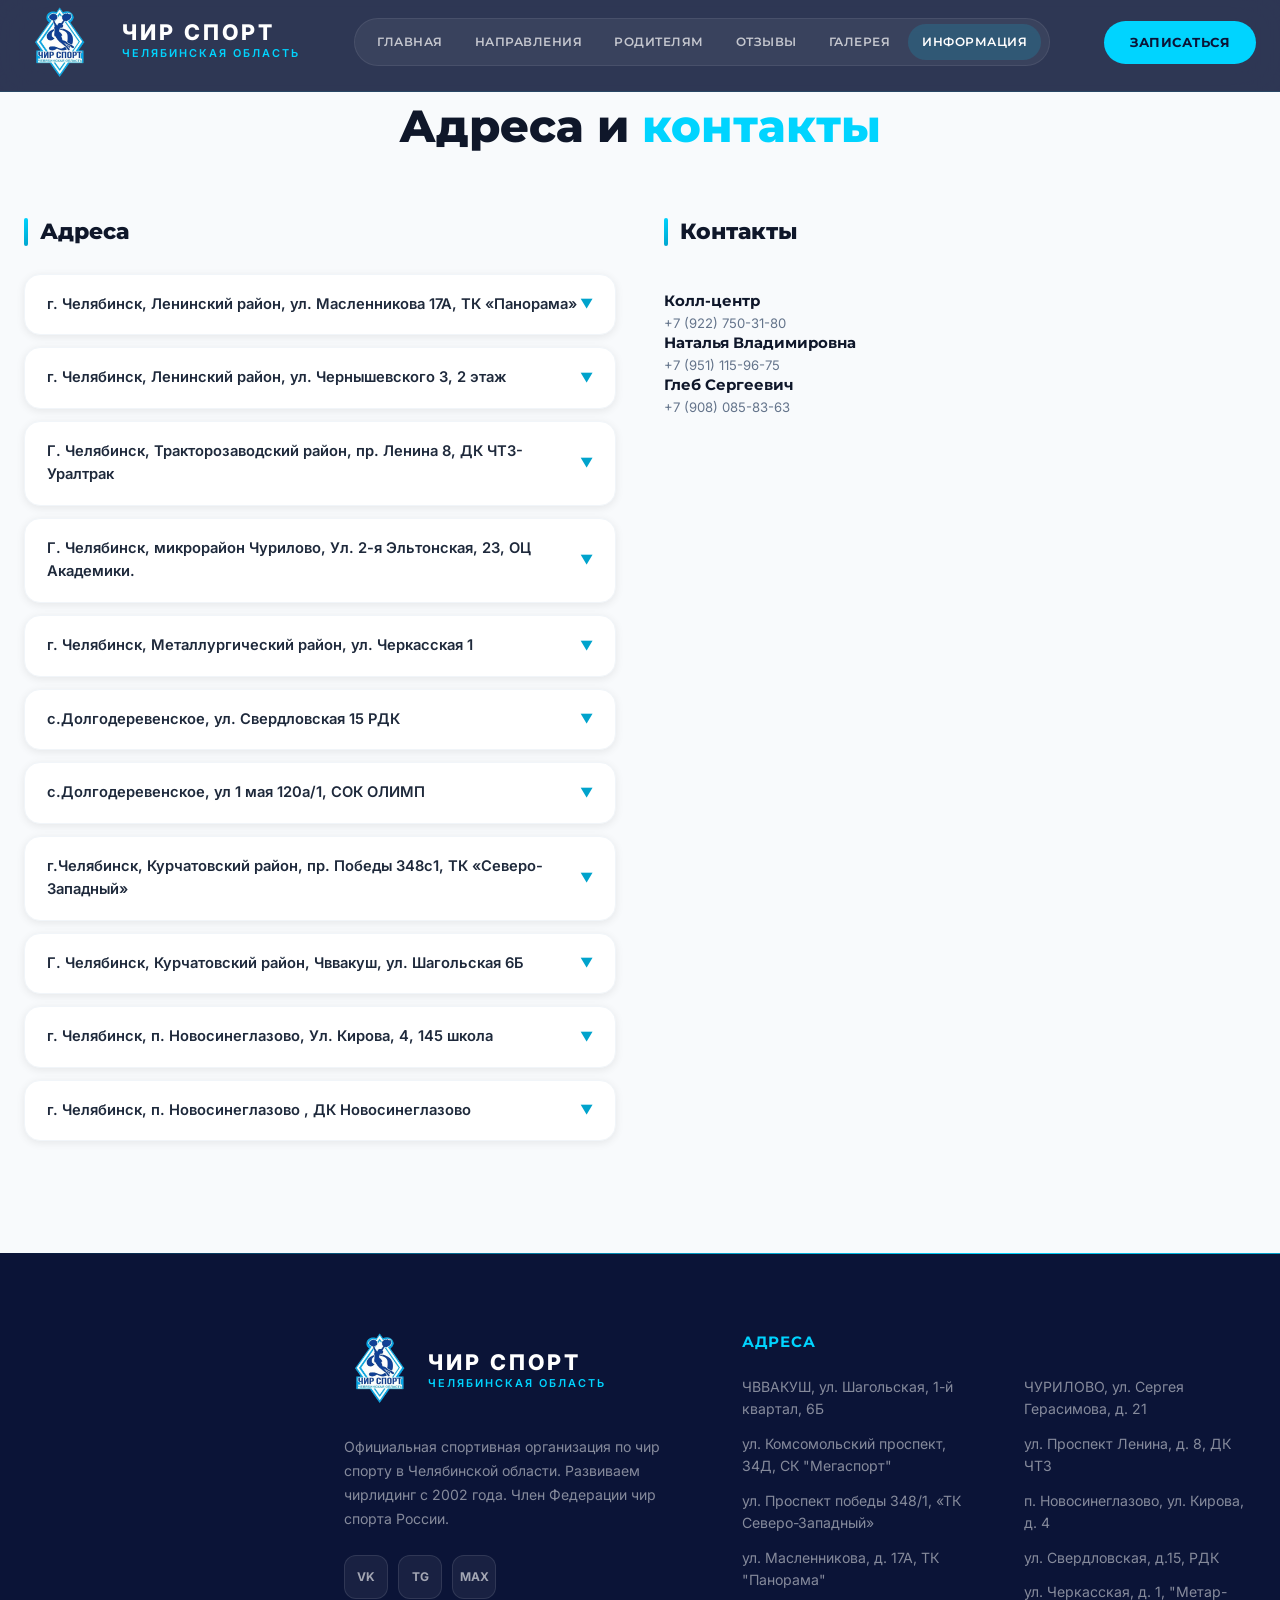
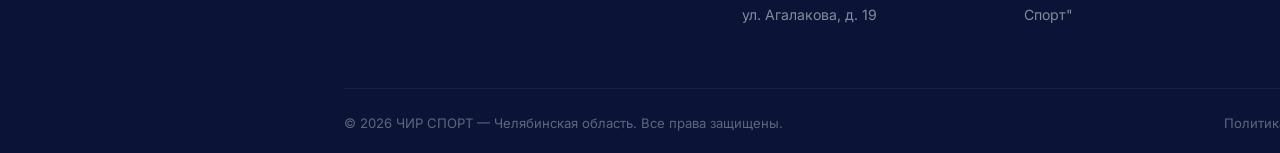
<file: бункер не в целке/index3.html>
<!DOCTYPE html>
<html lang="ru">
<head>
    <meta charset="UTF-8">
    <meta name="viewport" content="width=device-width, initial-scale=1.0">
    <title>ЧИР СПОРТ — Челябинская область | Энергия, синхронность, победа!</title>
    <link href="style.css" rel="stylesheet">
    <link href="https://fonts.googleapis.com/css2?family=Montserrat:wght@300;400;500;600;700;800;900&family=Inter:wght@300;400;500;600;700&display=swap" rel="stylesheet">
</head>
<body>

    <!-- HEADER -->
    <header class="header" id="header">
        <div class="header-top">
            <div class="container">
                <div class="header-contacts">
                    <a href="tel:+73511234567">
                        <span class="contact-icon"></span>
             
                    </a>
                    <a href="mailto:info@chirsport74.ru">
                        <span class="contact-icon"></span>
     
                    </a>
                    <a href="#">
                        <span class="contact-icon"></span>
                        
                    </a>
                </div>
                <div class="header-top-right">
      
              
                </div>
            </div>
        </div>
        <div class="header-main">
            <div class="container">
                <a href="index.html" class="logo">
                    
                        <img class="svin" src="img/cropped-cropped-photo_2023-08-31_21-30-15 (1)-Photoroom.png">
                        <div class="logo-icon">
                            <path d="M50 5 L90 30 L90 70 L50 95 L10 70 L10 30 Z" stroke="#00D4FF" stroke-width="2" fill="none"/>
                            <path d="M50 15 L80 35 L80 65 L50 85 L20 65 L20 35 Z" stroke="rgba(0,212,255,0.5)" stroke-width="1.5" fill="none"/>
                            <ellipse cx="50" cy="28" rx="8" ry="10" fill="#00D4FF"/>
                            <ellipse cx="38" cy="28" rx="6" ry="8" fill="#00D4FF"/>
                            <ellipse cx="62" cy="28" rx="6" ry="8" fill="#00D4FF"/>
                            <path d="M45 38 C45 38, 42 50, 40 55 C38 60, 35 70, 40 75 C45 80, 50 82, 55 78 C60 74, 58 65, 55 55 C52 45, 50 38, 50 38" fill="#fff"/>
                            <path d="M40 55 C35 60, 28 68, 30 75 C32 82, 38 85, 42 82 C46 79, 48 72, 45 65 C42 58, 40 55, 40 55" fill="#fff"/>
                        </svg>
                    </div>
                    <div class="logo-text">
                        <span class="brand">ЧИР СПОРТ</span>
                        <span class="tagline">Челябинская область</span>
                    </div>
                </a>
                <nav class="nav-main" id="navMain">
                    <a href="index.html" >Главная</a>
                    <a href="index.html#programs">Направления</a>
                    <a href="index2.html">Родителям</a>
                  
                    <a href="index.html#отзывы">Отзывы</a>
                    <a href="index.html#gallery">Галерея</a>
                   
                    <a href="#информация">Информация</a>
                </nav>
                <div class="header-actions">
                    <a href="#join" class="btn-cta"> Записаться</a>
                    <div class="mobile-toggle" id="mobileToggle" onclick="toggleMenu()">
                        <span></span>
                        <span></span>
                        <span></span>
                    </div>
                </div>
            </div>
        </div>
    </header>

    <section class="section section-gray" id="информация">
        <div class="container">
            <div class="section-header fade-up">
           
                <h2 class="section-title">Адреса и  <span class="accent">контакты</span></h2>
                <p class="section-subtitle">    </p>
            </div>
            <div class="parents-grid">
                <div class="parents-section fade-left">
                    <h3>Адреса</h3>
                    <div class="faq-item" onclick="toggleFaq(this)">
                        <div class="faq-question">
                            <span>г. Челябинск, Ленинский район, ул. Масленникова 17А, ТК «Панорама»</span>
                            <span class="faq-arrow">▼</span>
                        </div>
                        <div class="faq-answer">
                            <p>Расписание:
                                - понедельник / среда / пятница
                                Младшие дети (3-7 лет) - 18:00 - 19:00
                                - понедельник (хип-хоп) / вторник / среда / четверг / пятница
                                Девочки (8-11 лет) - 19:00 - 21:00
                                Девушки (12+ лет) - 19:00 - 12:00
                                Тренерский состав клуба: Юдина Елизавета Андреевна, Висимских Валерия Сергеевна.</p>
                        </div>
                    </div>
                    <div class="faq-item" onclick="toggleFaq(this)">
                        <div class="faq-question">
                            <span>г. Челябинск, Ленинский район, ул. Чернышевского 3, 2 этаж</span>
                            <span class="faq-arrow">▼</span>
                        </div>
                        <div class="faq-answer">
                            <p>Расписание:
                                - понедельник / среда
                                Малыши (3-5 лет) - 18:00-19:00
                                - понедельник /среда / пятница
                                Младшие дети (6-7 лет) - 18:00-19:00
                                Девочки (8-10 лет) - 18:30-20:00
                                Девушки (11-13 лет) - 19:30-21:00
                                Юниорки (14-17 лет) - 19:30-21:00
                                Тренерский состав клуба: Волкова Анастасия Андреевна, Захарова Анастасия Алексеевна, Самойлова Яна Руслановна (инструктор).
                                </p>
                        </div>
                    </div>
                    <div class="faq-item" onclick="toggleFaq(this)">
                        <div class="faq-question">
                            <span>Г. Челябинск, Тракторозаводский район, пр. Ленина 8, ДК ЧТЗ-Уралтрак</span>
                            <span class="faq-arrow">▼</span>
                        </div>
                        <div class="faq-answer">
                            <p>Расписание: понедельник/среда/пятница
                                Младшие дети (3-7 лет) - 18:15-19:00
                                Девочки (8-11 лет) - 19:00-21:00
                                Девушки (12-15 лет) -19:00-21:00
                                Тренерский состав клуба: Кодолова Анна Александровна</p>
                        </div>
                    </div>
                    <div class="faq-item" onclick="toggleFaq(this)">
                        <div class="faq-question">
                            <span>Г. Челябинск, микрорайон Чурилово, Ул. 2-я Эльтонская, 23, ОЦ Академики.</span>
                            <span class="faq-arrow">▼</span>
                        </div>
                        <div class="faq-answer">
                            <p>Расписание:
                                Понедельник
                                Младшие дети (5-6 лет) - 18:00-19:00
                                Девочки (7-10 лет) - 19:00-20:30
                                Девушки (11+ лет) - 19:00-20:30
                                
                                Вторники/четверг
                                Малыши (3-4 года) - 17:10-17:50
                                Младшие дети (5-6 лет) - 18:00-19:00
                                
                                Среда/пятница
                                Девочки (7-10 лет) - 19:00-20:30
                                Девушки (11+ лет) - 19:00-20:30
                                Тренерский состав клуба : Кузнецова Мария Валерьевна , Шумилова Валерия Александровна.</p>
                        </div>
                    </div>
                    <div class="faq-item" onclick="toggleFaq(this)">
                        <div class="faq-question">
                            <span>г. Челябинск, Металлургический район, ул. Черкасская 1</span>
                            <span class="faq-arrow">▼</span>
                        </div>
                        <div class="faq-answer">
                            <p>Расписание: понедельник/среда/пятница
                                Младшие дети (3-7 лет) с 18:00 до 19:00
                                Девочки (8-11 лет) с 19:00 до 20:30
                                Девушки (12+ лет) с 19:00 до 20:30
                                Тренерский состав клуба: Никифорова Анастасия Павловна</p>
                        </div>
                    </div>
                    <div class="faq-item" onclick="toggleFaq(this)">
                        <div class="faq-question">
                            <span>с.Долгодеревенское, ул. Свердловская 15 РДК</span>
                            <span class="faq-arrow">▼</span>
                        </div>
                        <div class="faq-answer">
                            <p>Расписание:
                                Понедельник/среда:
                                Младшие дети (3-7 лет) - 18:00-19:00
                                Девочки (8-11 лет) - 19:00 - 21:00
                                Девушки (12+) - 19:00 - 21:00
                                Тренерский состав клуба: Мохина Мария Алексеевна</p>
                        </div>
                    </div>
                    <div class="faq-item" onclick="toggleFaq(this)">
                        <div class="faq-question">
                            <span>с.Долгодеревенское, ул 1 мая 120а/1, СОК ОЛИМП</span>
                            <span class="faq-arrow">▼</span>
                        </div>
                        <div class="faq-answer">
                            <p>Расписание:
                                Вторник/четверг:
                                Младшие дети (3-7 лет) - 18:00-19:00
                                Девочки (8-11 лет) - 19:00 - 21:00
                                Девушки (12+) - 19:00 - 21:00
                                Тренерский состав клуба: Мохина Мария Алексеевна</p>
                        </div>
                    </div>
                    <div class="faq-item" onclick="toggleFaq(this)">
                        <div class="faq-question">
                            <span>г.Челябинск, Курчатовский район, пр. Победы 348с1, ТК «Северо-Западный»</span>
                            <span class="faq-arrow">▼</span>
                        </div>
                        <div class="faq-answer">
                            <p>Расписание :
                                Вторник/ четверг/ пятница
                                Малыши (3-4 года) с 17:00 - 17:45
                                Младшие дети (5-6 лет) с 18:00 - 19:00
                                
                                Понедельник/вторник/среда
                                Девочки (8-11 лет) с 18:00 - 21:00
                                
                                Понедельник/вторник/четверг/пятница
                                Девушки ( 12+ лет ) с 18:00 - 21:00
                                Тренерский состав клуба: Сурина Наталья Владимировна, Ковач Алина Зазавна, Сатюкова Полина Александровна</p>
                        </div>
                    </div>
                    <div class="faq-item" onclick="toggleFaq(this)">
                        <div class="faq-question">
                            <span>Г. Челябинск, Курчатовский район, Чввакуш, ул. Шагольская 6Б</span>
                            <span class="faq-arrow">▼</span>
                        </div>
                        <div class="faq-answer">
                            <p>Расписание: понедельник/среда/пятница
                                Младшие дети (3-7 лет) с 18:00 до 19:00
                                Девочки (8-11 лет) с 19:00 до 21:00
                                Девушки (12+ лет) с 19:00 до 20:30
                                Тренерский состав клуба: Ишкова Милена Алексеевна, Евстигнеева Виталина Владимировна
                                </p>
                        </div>
                    </div>
                 
                    <div class="faq-item" onclick="toggleFaq(this)">
                        <div class="faq-question">
                            <span>г. Челябинск, п. Новосинеглазово, Ул. Кирова, 4, 145 школа</span>
                            <span class="faq-arrow">▼</span>
                        </div>
                        <div class="faq-answer">
                            <p>Расписание:
                                Понедельник/ среда / пятница
                                Младшие дети (3-7 лет) - 18:00-19:00
                                Девочки (8-10 лет) - 19:00-20:30
                                Девушки (11+ лет) - 19:00-20:30</p>
                        </div>
                    </div>
                    <div class="faq-item" onclick="toggleFaq(this)">
                        <div class="faq-question">
                            <span>г. Челябинск, п. Новосинеглазово , ДК Новосинеглазово</span>
                            <span class="faq-arrow">▼</span>
                        </div>
                        <div class="faq-answer">
                            <p>Воскресенье:
                                Младшие дети ( 3-7 лет) - 11:00-12:00
                                Девочки (8-10 лет) - 12:00-14:00
                                Девушки (11 + лет) - 12:00-14:00
                                Тренерский состав клуба: Кузнецова Мария Валерьевна, Мурасина Алина Артёмовна</p>
                        </div>
                    </div>
                </div>
                
                <div class="parents-section fade-right">
                    <h3>Контакты</h3>
                    <ul class="tips-list">
                        <li class="tips-item">
                          
                            <div class="tips-content">
                                <h5>Колл-центр</h5>
                                <p>+7 (922) 750-31-80</p>
                                <div class="tips-content">
                                    <h5>Наталья Владимировна</h5>
                                    <p>+7 (951) 115-96-75 </p>
                                    <div class="tips-content">
                                        <h5>Глеб Сергеевич</h5>
                                        <p>+7 (908) 085-83-63</p>
                            </div>
                        </li>
                       
                </div>
            </div>
        </div>
    </section>


 
   <!-- FOOTER -->
   <footer class="footer" id="contact">
    <div class="footer-main">
        <div class="container">
            <div class="footer-grid">
                <div class="footer-about">
                    <a href="#" class="logo">
                        <div class="logo-icon">
                            <img class="svin" src="img/cropped-cropped-photo_2023-08-31_21-30-15 (1)-Photoroom.png">
                                <path d="M50 5 L90 30 L90 70 L50 95 L10 70 L10 30 Z" stroke="#00D4FF" stroke-width="2" fill="none"/>
                                <path d="M50 15 L80 35 L80 65 L50 85 L20 65 L20 35 Z" stroke="rgba(0,212,255,0.5)" stroke-width="1.5" fill="none"/>
                                <ellipse cx="50" cy="28" rx="8" ry="10" fill="#00D4FF"/>
                                <ellipse cx="38" cy="28" rx="6" ry="8" fill="#00D4FF"/>
                                <ellipse cx="62" cy="28" rx="6" ry="8" fill="#00D4FF"/>
                                <path d="M45 38 C45 38, 42 50, 40 55 C38 60, 35 70, 40 75 C45 80, 50 82, 55 78 C60 74, 58 65, 55 55 C52 45, 50 38, 50 38" fill="#fff"/>
                                <path d="M40 55 C35 60, 28 68, 30 75 C32 82, 38 85, 42 82 C46 79, 48 72, 45 65 C42 58, 40 55, 40 55" fill="#fff"/>
                            </svg>
                        </div>
                        <div class="logo-text">
                            <span class="brand">ЧИР СПОРТ</span>
                            <span class="tagline">Челябинская область</span>
                        </div>
                    </a>
                    <p>Официальная спортивная организация по чир спорту в Челябинской области. Развиваем чирлидинг с 2002 года. Член Федерации чир спорта России.</p>
                    <div class="footer-social">
                        <a href="#" title="ВКонтакте">VK</a>
                        <a href="#" title="Telegram">TG</a>
                        <a href="#" title="YouTube">MAX</a>
                       
                    </div>
                </div>
                <div class="footer-section">
                    <h4 id="Адреса">Адреса</h4>
                    <ul class="footer-links">
                        <li><a href="#about">ЧВВАКУШ, ул. Шагольская, 1-й квартал, 6Б</a></li>
                        <li><a href="#programs">ул. Комсомольский проспект, 34Д, СК "Мегаспорт"</a></li>
                        <li><a href="#schedule">ул. Проспект победы 348/1, «ТК Северо-Западный»</a></li>
                        <li><a href="#coaches">ул. Масленникова, д. 17А, ТК "Панорама"</a></li>
                        <li><a href="#competitions">ул. Агалакова, д. 19</a></li>
                     
                       
                    </ul>
                </div>
                <div class="footer-section">
                    <h4>ㅤ</h4>
                    <ul class="footer-links">
                        <li><a href="#">ЧУРИЛОВО, ул. Сергея Герасимова, д. 21</a></li>
                        <li><a href="#">ул. Проспект Ленина, д. 8, ДК ЧТЗ</a></li>
                        <li><a href="#">п. Новосинеглазово, ул. Кирова, д. 4</a></li>
                        <li><a href="#">ул. Свердловская, д.15, РДК</a></li>
                        <li><a href="#">ул. Черкасская, д. 1, "Метар-Спорт"</a></li>
                    </ul>
                </div>
                <div class="footer-section">
                    <h4>Контакты</h4>
                   
                    
                    <div class="footer-contact-item">
                        <div class="footer-contact-icon">📞</div>
                        <div class="footer-contact-text">
                            <strong>Телефон</strong>
                            <span><a href="tel:+73511234567">+7 (351) 123-45-67</a></span>
                        </div>
                    </div>
                    <div class="footer-contact-item">
                        <div class="footer-contact-icon">✉️</div>
                        <div class="footer-contact-text">
                            <strong>Email</strong>
                            <span><a href="mailto:info@chirsport74.ru">info@chirsport74.ru</a></span>
                        </div>
                    </div>
        
                        </div>
                    </div>
                </div>
            </div>
        </div>
    </div>
    <div class="container">
        <div class="footer-bottom">
            <p>© 2026 ЧИР СПОРТ — Челябинская область. Все права защищены.</p>
            <div class="footer-bottom-links">
                <a href="#">Политика конфиденциальности</a>
                <a href="#">Пользовательское соглашение</a>
            </div>
        </div>
    </div>
</footer>



















   <!-- SCROLL TO TOP -->
   <button class="scroll-top" id="scrollTop" onclick="scrollToTop()">↑</button>

   <!-- MODAL -->
   <div class="modal-overlay" id="modalOverlay" onclick="closeModal(event)">
       <div class="modal">
           <button class="modal-close" onclick="closeModalBtn()">✕</button>
           <div class="modal-icon">✅</div>
           <h3 id="modalTitle">Заявка отправлена!</h3>
           <p id="modalText">Спасибо за вашу заявку! Наш менеджер свяжется с вами в течение 30 минут для подтверждения записи на пробное занятие.</p>
       </div>
   </div>

   <script>
       // Header scroll effect
       window.addEventListener('scroll', function() {
           const header = document.getElementById('header');
           const scrollTop = document.getElementById('scrollTop');
           
           if (window.scrollY > 100) {
               header.classList.add('scrolled');
           } else {
               header.classList.remove('scrolled');
           }

           if (window.scrollY > 500) {
               scrollTop.classList.add('visible');
           } else {
               scrollTop.classList.remove('visible');
           }
       });

       // Mobile menu toggle
       function toggleMenu() {
           const nav = document.getElementById('navMain');
           nav.classList.toggle('active');
       }

       // Close mobile menu on link click
       document.querySelectorAll('.nav-main a').forEach(link => {
           link.addEventListener('click', () => {
               document.getElementById('navMain').classList.remove('active');
           });
       });

       // Smooth scroll
       document.querySelectorAll('a[href^="#"]').forEach(anchor => {
           anchor.addEventListener('click', function(e) {
               e.preventDefault();
               const target = document.querySelector(this.getAttribute('href'));
               if (target) {
                   const offset = 120;
                   const top = target.getBoundingClientRect().top + window.pageYOffset - offset;
                   window.scrollTo({ top, behavior: 'smooth' });
               }
           });
       });

       // Scroll to top
       function scrollToTop() {
           window.scrollTo({ top: 0, behavior: 'smooth' });
       }

       // FAQ toggle
       function toggleFaq(item) {
           const isActive = item.classList.contains('active');
           document.querySelectorAll('.faq-item').forEach(el => el.classList.remove('active'));
           if (!isActive) {
               item.classList.add('active');
           }
       }

       // Form submission
       function handleRegister(e) {
           e.preventDefault();
           document.getElementById('modalTitle').textContent = 'Заявка отправлена!';
           document.getElementById('modalText').textContent = 'Спасибо за вашу заявку! Наш менеджер свяжется с вами в течение 30 минут для подтверждения записи на пробное занятие.';
           document.getElementById('modalOverlay').classList.add('active');
           e.target.reset();
       }

       // Download schedule
       function downloadSchedule() {
           document.getElementById('modalTitle').textContent = 'Скачивание расписания';
           document.getElementById('modalText').textContent = 'Расписание в формате PDF будет загружено в ближайшее время. Для получения актуального расписания вы также можете позвонить нам по телефону +7 (351) 123-45-67.';
           document.getElementById('modalOverlay').classList.add('active');
       }

       // Gallery modal
       function showModal() {
           document.getElementById('modalTitle').textContent = 'Фото и видео галерея';
           document.getElementById('modalText').textContent = 'Полная медиатека с фото и видео доступна в наших социальных сетях: ВКонтакте, Telegram, YouTube. Подписывайтесь, чтобы не пропустить новые публикации!';
           document.getElementById('modalOverlay').classList.add('active');
       }

       // Close modal
       function closeModal(e) {
           if (e.target === document.getElementById('modalOverlay')) {
               document.getElementById('modalOverlay').classList.remove('active');
           }
       }

       function closeModalBtn() {
           document.getElementById('modalOverlay').classList.remove('active');
       }

       // Search toggle
       function toggleSearch() {
           const query = prompt('🔍 Поиск по сайту:');
           if (query) {
               document.getElementById('modalTitle').textContent = 'Поиск';
               document.getElementById('modalText').textContent = 'По запросу "' + query + '" найдено 0 результатов. Попробуйте изменить запрос или свяжитесь с нами для получения информации.';
               document.getElementById('modalOverlay').classList.add('active');
           }
       }

       // Intersection Observer for animations
       const observerOptions = {
           threshold: 0.1,
           rootMargin: '0px 0px -50px 0px'
       };

       const observer = new IntersectionObserver(function(entries) {
           entries.forEach(entry => {
               if (entry.isIntersecting) {
                   entry.target.classList.add('visible');
                   observer.unobserve(entry.target);
               }
           });
       }, observerOptions);

       document.querySelectorAll('.fade-up, .fade-left, .fade-right').forEach(el => {
           observer.observe(el);
       });

       // Active nav link on scroll
       const sections = document.querySelectorAll('section[id]');
       window.addEventListener('scroll', function() {
           let current = '';
           sections.forEach(section => {
               const sectionTop = section.offsetTop - 200;
               if (window.scrollY >= sectionTop) {
                   current = section.getAttribute('id');
               }
           });
           document.querySelectorAll('.nav-main a').forEach(link => {
               link.classList.remove('active');
               if (link.getAttribute('href') === '#' + current) {
                   link.classList.add('active');
               }
           });
       });

       // Keyboard accessibility
       document.addEventListener('keydown', function(e) {
           if (e.key === 'Escape') {
               document.getElementById('modalOverlay').classList.remove('active');
               document.getElementById('navMain').classList.remove('active');
           }
       });
   </script>
</body>
</html>
</file>
<file: бункер не в целке/style.css>
* {
    margin: 0;
    padding: 0;
    box-sizing: border-box;
}

:root {
    --primary: #0B1437;
    --primary-light: #1E2B5A;
    --accent: #00D4FF;
    --accent-dark: #00A3CC;
    --accent-glow: rgba(0, 212, 255, 0.3);
    --secondary: #FF6B6B;
    --purple: #A855F7;
    --gold: #FFD700;
    --white: #FFFFFF;
    --gray-50: #F8FAFC;
    --gray-100: #F1F5F9;
    --gray-200: #E2E8F0;
    --gray-300: #CBD5E1;
    --gray-400: #94A3B8;
    --gray-500: #64748B;
    --gray-600: #475569;
    --gray-700: #334155;
    --gray-800: #1E293B;
    --gray-900: #0F172A;
    --gradient-primary: linear-gradient(135deg, #0B1437 0%, #1E2B5A 50%, #00D4FF 100%);
    --gradient-accent: linear-gradient(135deg, #00D4FF, #00A3CC);
    --gradient-secondary: linear-gradient(135deg, #FF6B6B, #FF8E53);
    --gradient-card: linear-gradient(145deg, rgba(255,255,255,0.05) 0%, rgba(255,255,255,0.02) 100%);
    --shadow-sm: 0 2px 8px rgba(0, 0, 0, 0.08);
    --shadow-md: 0 8px 32px rgba(0, 0, 0, 0.12);
    --shadow-lg: 0 20px 60px rgba(0, 0, 0, 0.15);
    --shadow-xl: 0 30px 80px rgba(0, 0, 0, 0.2);
    --shadow-glow: 0 0 40px rgba(0, 212, 255, 0.25);
    --radius-sm: 8px;
    --radius-md: 12px;
    --radius-lg: 16px;
    --radius-xl: 24px;
    --radius-full: 9999px;
}

html {
    scroll-behavior: smooth;
}

body {
    font-family: 'Inter', sans-serif;
    color: var(--gray-800);
    background: var(--white);
    overflow-x: hidden;
    line-height: 1.6;
}

h1, h2, h3, h4, h5, h6 {
    font-family: 'Montserrat', sans-serif;
    line-height: 1.2;
}

/* ===== HEADER ===== */
.header {
    position: fixed;
    top: 0;
    left: 0;
    right: 0;
    z-index: 1000;
    background: rgba(11, 20, 55, 0.85);
    backdrop-filter: blur(20px) saturate(180%);
    border-bottom: 1px solid rgba(0, 212, 255, 0.1);
    transition: all 0.4s cubic-bezier(0.4, 0, 0.2, 1);
   margin-top: -25px;
 
}



.header-top {
 
    padding-top: -20px;
}

.header-top .container {
    display: flex;
    justify-content: space-between;
    align-items: center;
    flex-wrap: wrap;
    gap: 10px;
}

.header-contacts {
    display: flex;
    gap: 24px;
    align-items: center;
    flex-wrap: wrap;
}

.header-contacts a {
    color: rgba(255, 255, 255, 0.7);
    text-decoration: none;
    font-size: 0.82rem;
    font-weight: 500;
    display: flex;
    align-items: center;
    gap: 6px;
    transition: all 0.3s;
}

.header-contacts a:hover {
    color: var(--accent);
}

.contact-icon {
    width: 18px;
    height: 18px;
    display: inline-flex;
    align-items: center;
    justify-content: center;
    font-size: 0.9rem;
}

.header-top-right {
    display: flex;
    gap: 10px;
    align-items: center;
}

.social-btn {
    width: 30px;
    height: 30px;
    background: rgba(255, 255, 255, 0.08);
    border: 1px solid rgba(255, 255, 255, 0.1);
    border-radius: 8px;
    display: flex;
    align-items: center;
    justify-content: center;
    font-size: 0.72rem;
    font-weight: 700;
    transition: all 0.3s cubic-bezier(0.4, 0, 0.2, 1);
    color: rgba(255, 255, 255, 0.7);
    text-decoration: none;
}

.social-btn:hover {
    background: var(--accent);
    border-color: var(--accent);
    color: var(--white);
    transform: translateY(-2px);
    box-shadow: 0 4px 15px rgba(0, 212, 255, 0.4);
}

.header-main {
    padding: 14px 0;
}

.header-main .container {
    display: flex;
    align-items: center;
    justify-content: space-between;
    gap: 30px;
}

.logo {
    display: flex;
    align-items: center;
    gap: 14px;
    text-decoration: none;
    color: var(--white);
    flex-shrink: 0;

}





.logo-icon svg {
    width: 100%;
    height: 100%;
}

.logo-text {
    display: flex;
    flex-direction: column;
    gap: 2px;
}

.logo-text .brand {
    font-size: 1.35rem;
    font-weight: 800;
    letter-spacing: 3px;
    color: var(--white);
    line-height: 1;
}

.logo-text .tagline {
    font-size: 0.68rem;
    font-weight: 600;
    color: var(--accent);
    letter-spacing: 2px;
    text-transform: uppercase;
}

.nav-main {
    display: flex;
    align-items: center;
    gap: 4px;
    background: rgba(255, 255, 255, 0.05);
    border: 1px solid rgba(255, 255, 255, 0.08);
    border-radius: var(--radius-full);
    padding: 5px 8px;
}

.nav-main a {
    color: rgba(255, 255, 255, 0.7);
    text-decoration: none;
    font-size: 0.78rem;
    font-weight: 600;
    font-family: 'Montserrat', sans-serif;
    text-transform: uppercase;
    letter-spacing: 0.5px;
    padding: 8px 14px;
    border-radius: var(--radius-full);
    transition: all 0.3s cubic-bezier(0.4, 0, 0.2, 1);
    white-space: nowrap;
}

.nav-main a:hover, .nav-main a.active {
    color: var(--white);
    background: rgba(0, 212, 255, 0.15);
}

.header-actions {
    display: flex;
    align-items: center;
    gap: 10px;
    flex-shrink: 0;
}

.btn-search {
    width: 40px;
    height: 40px;
    border-radius: 12px;
    border: 1px solid rgba(255, 255, 255, 0.1);
    background: rgba(255, 255, 255, 0.05);
    color: rgba(255, 255, 255, 0.7);
    cursor: pointer;
    display: flex;
    align-items: center;
    justify-content: center;
    font-size: 1rem;
    transition: all 0.3s;
}

.btn-search:hover {
    background: rgba(0, 212, 255, 0.15);
    border-color: rgba(0, 212, 255, 0.3);
    color: var(--accent);
}

.btn-cta {
    background: var(--accent);
    color: var(--primary);
    border: none;
    padding: 11px 26px;
    border-radius: var(--radius-full);
    font-weight: 700;
    font-size: 0.82rem;
    font-family: 'Montserrat', sans-serif;
    text-transform: uppercase;
    letter-spacing: 0.5px;
    cursor: pointer;
    transition: all 0.3s cubic-bezier(0.4, 0, 0.2, 1);
    text-decoration: none;
    display: inline-flex;
    align-items: center;
    gap: 6px;
    white-space: nowrap;
}

.btn-cta:hover {
    background: #00E5FF;
    transform: translateY(-2px);
    box-shadow: 0 8px 30px rgba(0, 212, 255, 0.4);
}

.mobile-toggle {
    display: none;
    flex-direction: column;
    gap: 5px;
    cursor: pointer;
    padding: 8px;
    border: 1px solid rgba(255, 255, 255, 0.1);
    border-radius: 10px;
    background: rgba(255, 255, 255, 0.05);
}

.mobile-toggle span {
    width: 22px;
    height: 2px;
    background: var(--white);
    transition: all 0.3s;
    border-radius: 2px;
}

.container {
    max-width: 1360px;
    margin: 0 auto;
    padding: 0 24px;
}

/* ===== HERO ===== */
.hero {
    margin-top: 10px;
    position: relative;
    min-height: 90vh;
    background: var(--primary);
    overflow: hidden;
    display: flex;
    align-items: center;
}

.hero-bg {
    position: absolute;
    inset: 0;
    z-index: 1;
}

.hero-bg img {
    width: 100%;
    height: 100%;
    object-fit: cover;
    opacity: 0.35;
}

.hero-gradient {
    position: absolute;
    inset: 0;
    background: 
        radial-gradient(ellipse at 20% 50%, rgba(0, 212, 255, 0.15) 0%, transparent 60%),
        radial-gradient(ellipse at 80% 20%, rgba(168, 85, 247, 0.1) 0%, transparent 50%),
        linear-gradient(135deg, rgba(11, 20, 55, 0.9) 0%, rgba(11, 20, 55, 0.7) 50%, rgba(11, 20, 55, 0.85) 100%);
    z-index: 2;
}

.hero-grid {
    position: absolute;
    inset: 0;
    background-image: 
        linear-gradient(rgba(0, 212, 255, 0.03) 1px, transparent 1px),
        linear-gradient(90deg, rgba(0, 212, 255, 0.03) 1px, transparent 1px);
    background-size: 60px 60px;
    z-index: 3;
}

.hero-particles {
    position: absolute;
    inset: 0;
    z-index: 4;
    overflow: hidden;
}

.particle {
    position: absolute;
    border-radius: 50%;
    opacity: 0;
    animation: particleFloat 12s infinite ease-in-out;
}

.particle:nth-child(1) {
    width: 6px; height: 6px; background: var(--accent); top: 20%; left: 15%;
    animation-delay: 0s;
}
.particle:nth-child(2) {
    width: 4px; height: 4px; background: var(--purple); top: 40%; left: 75%;
    animation-delay: 3s;
}
.particle:nth-child(3) {
    width: 8px; height: 8px; background: var(--secondary); top: 60%; left: 30%;
    animation-delay: 6s;
}
.particle:nth-child(4) {
    width: 5px; height: 5px; background: var(--gold); top: 15%; left: 60%;
    animation-delay: 2s;
}
.particle:nth-child(5) {
    width: 7px; height: 7px; background: var(--accent); top: 70%; left: 85%;
    animation-delay: 5s;
}
.particle:nth-child(6) {
    width: 3px; height: 3px; background: var(--purple); top: 80%; left: 20%;
    animation-delay: 8s;
}

@keyframes particleFloat {
    0%, 100% { transform: translateY(0) translateX(0) scale(1); opacity: 0; }
    20% { opacity: 0.6; }
    50% { transform: translateY(-60px) translateX(20px) scale(1.5); opacity: 0.4; }
    80% { opacity: 0.6; }
}

.hero-content {
    position: relative;
    z-index: 10;
    display: grid;
    grid-template-columns: 1.1fr 0.9fr;
    gap: 60px;
    align-items: center;
    padding: 80px 0;
}

.hero-text .badge {
    display: inline-flex;
    align-items: center;
    gap: 8px;
    background: rgba(0, 212, 255, 0.12);
    border: 1px solid rgba(0, 212, 255, 0.25);
    padding: 8px 18px;
    border-radius: var(--radius-full);
    font-size: 0.78rem;
    font-weight: 700;
    font-family: 'Montserrat', sans-serif;
    color: var(--accent);
    text-transform: uppercase;
    letter-spacing: 2px;
    margin-bottom: 24px;
    backdrop-filter: blur(10px);
}

.badge-dot {
    width: 8px;
    height: 8px;
    background: var(--accent);
    border-radius: 50%;
    animation: pulse 2s infinite;
}

@keyframes pulse {
    0%, 100% { opacity: 1; transform: scale(1); }
    50% { opacity: 0.5; transform: scale(1.3); }
}

.hero-text h2 {
    font-size: 3.6rem;
    font-weight: 900;
    color: var(--white);
    text-transform: uppercase;
    letter-spacing: 1px;
    line-height: 1.05;
    margin-bottom: 20px;
}

.hero-text h2 .highlight {
    background: linear-gradient(135deg, var(--accent), #00E5FF, var(--purple));
    -webkit-background-clip: text;
    -webkit-text-fill-color: transparent;
    background-clip: text;
}

.hero-desc {
    color: rgba(255, 255, 255, 0.7);
    font-size: 1.1rem;
    line-height: 1.8;
    margin-bottom: 40px;
    max-width: 560px;
}

.hero-buttons {
    display: flex;
    gap: 14px;
    flex-wrap: wrap;
}

.btn {
    padding: 16px 36px;
    border-radius: var(--radius-full);
    font-weight: 700;
    font-size: 0.88rem;
    font-family: 'Montserrat', sans-serif;
    text-transform: uppercase;
    letter-spacing: 1px;
    cursor: pointer;
    transition: all 0.3s cubic-bezier(0.4, 0, 0.2, 1);
    text-decoration: none;
    display: inline-flex;
    align-items: center;
    gap: 8px;
    border: none;
}

.btn-primary {
    background: var(--accent);
    color: var(--primary);
}

.btn-primary:hover {
    background: #00E5FF;
    transform: translateY(-3px);
    box-shadow: 0 15px 40px rgba(0, 212, 255, 0.4);
}

.btn-outline {
    background: transparent;
    color: var(--white);
    border: 2px solid rgba(255, 255, 255, 0.2);
}

.btn-outline:hover {
    background: var(--white);
    color: var(--primary);
    border-color: var(--white);
    transform: translateY(-3px);
}

.btn-secondary {
    background: var(--gradient-secondary);
    color: var(--white);
}

.btn-secondary:hover {
    transform: translateY(-3px);
    box-shadow: 0 15px 40px rgba(255, 107, 107, 0.3);
}

.hero-stats {
    display: flex;
    gap: 40px;
    margin-top: 50px;
    padding-top: 40px;
    border-top: 1px solid rgba(255, 255, 255, 0.08);
}

.stat-item {
    display: flex;
    flex-direction: column;
}

.stat-number {
    font-size: 2.2rem;
    font-weight: 900;
    font-family: 'Montserrat', sans-serif;
    color: var(--white);
    line-height: 1;
}

.stat-number .accent-text {
    color: var(--accent);
}

.stat-label {
    font-size: 0.82rem;
    color: rgba(255, 255, 255, 0.5);
    font-weight: 500;
    margin-top: 6px;
}

.hero-visual {
    position: relative;
    display: flex;
    justify-content: center;
    align-items: center;
}

.hero-image-wrapper {
    position: relative;
    width: 100%;
    max-width: 500px;
}

.hero-image-wrapper::before {
    content: '';
    position: absolute;
    top: -20px;
    right: -20px;
    width: 100%;
    height: 100%;
    border: 2px solid rgba(0, 212, 255, 0.2);
    border-radius: var(--radius-xl);
    transform: rotate(5deg);
}

.hero-image-wrapper::after {
    content: '';
    position: absolute;
    bottom: -15px;
    left: -15px;
    width: 80%;
    height: 80%;
    background: linear-gradient(135deg, rgba(0, 212, 255, 0.1), rgba(168, 85, 247, 0.1));
    border-radius: var(--radius-xl);
    filter: blur(30px);
}

.hero-image-wrapper img {
    width: 100%;
    height: auto;
    max-height: 550px;
    object-fit: contain;
    border-radius: var(--radius-xl);
    position: relative;
    z-index: 2;
    filter: drop-shadow(0 30px 60px rgba(0, 0, 0, 0.3));
    animation: heroFloat 6s ease-in-out infinite;
}

@keyframes heroFloat {
    0%, 100% { transform: translateY(0); }
    50% { transform: translateY(-20px); }
}

.floating-card {
    position: absolute;
    background: rgba(255, 255, 255, 0.08);
    backdrop-filter: blur(20px);
    border: 1px solid rgba(255, 255, 255, 0.12);
    border-radius: var(--radius-md);
    padding: 16px 20px;
    display: flex;
    align-items: center;
    gap: 12px;
    z-index: 5;
    animation: cardFloat 4s ease-in-out infinite;
}

.floating-card:nth-child(2) {
    bottom: 30px;
    left: -30px;
    animation-delay: 1s;
}

.floating-card:nth-child(3) {
    top: 40px;
    right: -20px;
    animation-delay: 2s;
}

@keyframes cardFloat {
    0%, 100% { transform: translateY(0); }
    50% { transform: translateY(-10px); }
}

.floating-icon {
    width: 44px;
    height: 44px;
    background: linear-gradient(135deg, var(--accent), var(--accent-dark));
    border-radius: 12px;
    display: flex;
    align-items: center;
    justify-content: center;
    font-size: 1.2rem;
    flex-shrink: 0;
}

.floating-text strong {
    display: block;
    font-size: 0.88rem;
    color: var(--white);
    font-weight: 700;
}

.floating-text span {
    font-size: 0.72rem;
    color: rgba(255, 255, 255, 0.6);
}

/* ===== SECTIONS GENERAL ===== */
.section {
    padding: 100px 0;
    position: relative;
}

.section-light {
    background: var(--white);
}

.section-gray {
    background: var(--gray-50);
}

.section-dark {
    background: var(--primary);
    color: var(--white);
}

.section-header {
    text-align: center;
    margin-bottom: 64px;
}

.section-badge {
    display: inline-flex;
    align-items: center;
    gap: 8px;
    background: linear-gradient(135deg, rgba(0, 212, 255, 0.1), rgba(168, 85, 247, 0.1));
    border: 1px solid rgba(0, 212, 255, 0.2);
    color: var(--accent-dark);
    padding: 6px 20px;
    border-radius: var(--radius-full);
    font-size: 0.75rem;
    font-weight: 700;
    font-family: 'Montserrat', sans-serif;
    text-transform: uppercase;
    letter-spacing: 2px;
    margin-bottom: 18px;
}

.section-dark .section-badge {
    color: var(--accent);
    border-color: rgba(0, 212, 255, 0.3);
}

.section-title {
    font-size: 2.8rem;
    font-weight: 800;
    color: var(--gray-900);
    margin-bottom: 16px;
}

.section-dark .section-title {
    color: var(--white);
}

.section-title .accent {
    color: var(--accent);
}

.section-subtitle {
    font-size: 1.08rem;
    color: var(--gray-500);
    max-width: 600px;
    margin: 0 auto;
    line-height: 1.7;
}

.section-dark .section-subtitle {
    color: rgba(255, 255, 255, 0.6);
}

/* ===== NEWS & EVENTS ===== */
.news-events-grid {
    display: grid;
    grid-template-columns: 1fr 1fr;
    gap: 40px;
}

.section-heading {
    display: flex;
    align-items: center;
    gap: 12px;
    font-size: 1.5rem;
    font-weight: 800;
    color: var(--gray-900);
    margin-bottom: 28px;
}

.section-heading .line {
    width: 4px;
    height: 32px;
    background: var(--gradient-accent);
    border-radius: 2px;
}

.news-list {
    display: flex;
    flex-direction: column;
    gap: 16px;
}

.news-card {
    display: flex;
    gap: 18px;
    background: var(--white);
    border-radius: var(--radius-lg);
    padding: 18px;
    box-shadow: var(--shadow-sm);
    border: 1px solid var(--gray-100);
    transition: all 0.3s cubic-bezier(0.4, 0, 0.2, 1);
    cursor: pointer;
}

.news-card:hover {
    transform: translateY(-4px) translateX(8px);
    box-shadow: var(--shadow-md);
    border-color: var(--accent);
}

.news-img {
    width: 120px;
    height: 100px;
    border-radius: var(--radius-md);
    overflow: hidden;
    flex-shrink: 0;
}

.news-img img {
    width: 100%;
    height: 100%;
    object-fit: cover;
    transition: transform 0.5s;
}

.news-card:hover .news-img img {
    transform: scale(1.1);
}

.news-content {
    flex: 1;
    display: flex;
    flex-direction: column;

}

.news-tag {
    display: inline-flex;
    align-items: left;
    background: rgba(0, 212, 255, 0.1);
    color: var(--accent-dark);
    font-size: 0.68rem;
    font-weight: 700;
    font-family: 'Montserrat', sans-serif;
    text-transform: uppercase;
    letter-spacing: 1px;
    padding: 4px 12px;
    border-radius: var(--radius-full);
    margin-bottom: 8px;
    width: fit-content;
}

.news-content h4 {
    font-size: 0.95rem;
    font-weight: 700;
    color: var(--gray-900);
    margin-bottom: 6px;
    line-height: 1.3;
}

.news-content p {
    font-size: 0.82rem;
    color: var(--gray-500);
    line-height: 1.5;
    margin-bottom: 8px;
}

.news-link {
    color: var(--accent-dark);
    font-size: 0.78rem;
    font-weight: 700;
    text-decoration: none;
    font-family: 'Montserrat', sans-serif;
    transition: color 0.3s;
    margin-top: auto;
}

.news-link:hover {
    color: var(--purple);
}

.events-list {
    display: flex;
    flex-direction: column;
    gap: 14px;
}

.event-card {
    display: flex;
    gap: 18px;
    background: var(--white);
    border-radius: var(--radius-lg);
    padding: 20px;
    box-shadow: var(--shadow-sm);
    border: 1px solid var(--gray-100);
    transition: all 0.3s cubic-bezier(0.4, 0, 0.2, 1);
    cursor: pointer;
    position: relative;
    overflow: hidden;
}

.event-card::before {
    content: '';
    position: absolute;
    left: 0;
    top: 0;
    bottom: 0;
    width: 4px;
    background: var(--gradient-accent);
}

.event-card:hover {
    transform: translateY(-5px);
    box-shadow: var(--shadow-md);
}

.event-date-block {
    display: flex;
    flex-direction: column;
    align-items: center;
    justify-content: center;
    min-width: 60px;
    background: linear-gradient(135deg, rgba(0, 212, 255, 0.08), rgba(168, 85, 247, 0.08));
    border-radius: var(--radius-md);
    padding: 12px;
    flex-shrink: 0;
   
}

.event-date-block .day {
    font-size: 1.8rem;
    font-weight: 900;
    color: var(--primary);
    font-family: 'Montserrat', sans-serif;
    line-height: 1;
}

.event-date-block .month {
    font-size: 0.7rem;
    font-weight: 700;
    color: var(--accent-dark);
    text-transform: uppercase;
    letter-spacing: 1px;
    font-family: 'Montserrat', sans-serif;
}

.event-info {
    flex: 1;
}

.event-info h4 {
    font-size: 1rem;
    font-weight: 700;
    color: var(--gray-900);
    margin-bottom: 20px;
}

.event-meta {
    display: flex;
    gap: 16px;
    font-size: 0.78rem;
    color: var(--gray-500);
}

.event-meta span {
    display: flex;
    align-items: center;
    gap: 5px;
}

/* ===== PROGRAMS ===== */
.programs-grid {
    display: grid;
    grid-template-columns: repeat(3, 1fr);
    gap: 24px;
    
        display: flex;                /* Включаем Flexbox */
        justify-content: center;      /* Горизонтальное выравнивание */
        align-items: center;          /* Вертикальное выравнивание */
        min-height: 100vh;            /* Высота контейнера на весь экран */
      
}

.program-card {
    background: var(--white);
    border-radius: var(--radius-xl);
    padding: 20px 85px;
    text-align: center;
    box-shadow: var(--shadow-sm);
    border: 1px solid var(--gray-100);
    transition: all 0.4s cubic-bezier(0.4, 0, 0.2, 1);
    position: relative;
    overflow: hidden;
}

.program-card::before {
    content: '';
    position: absolute;
    top: 0;
    left: 0;
    right: 0;
    height: 4px;
    background: var(--gradient-accent);
    transform: scaleX(0);
    transition: transform 0.4s;
}

.program-card:hover::before {
    transform: scaleX(1);
}





.program-card h4 {
    font-size: 1.2rem;
    font-weight: 700;
    color: var(--gray-900);
    margin-bottom: 6px;
}

.program-age {
    font-size: 0.78rem;
    color: var(--accent-dark);
    font-weight: 700;
    font-family: 'Montserrat', sans-serif;
    margin-bottom: 14px;
}

.program-card p {
    font-size: 0.88rem;
    color: var(--gray-500);
    line-height: 1.6;
    margin-bottom: 18px;
}

.program-details {
    display: flex;
    justify-content: center;
    gap: 20px;
    font-size: 0.78rem;
    color: var(--gray-400);
}

.program-details span {
    display: flex;
    align-items: center;
    gap: 5px;
}

/* ===== SCHEDULE ===== */
.schedule-wrapper {
    background: rgba(255, 255, 255, 0.04);
    backdrop-filter: blur(10px);
    border-radius: var(--radius-xl);
    border: 1px solid rgba(255, 255, 255, 0.08);
    overflow: hidden;
}

.schedule-header-row {
    display: grid;
    grid-template-columns: 1.4fr 1fr 1fr 1fr 0.8fr;
    background: linear-gradient(90deg, rgba(0, 212, 255, 0.15), rgba(168, 85, 247, 0.1));
    padding: 30px 28px;
    font-weight: 700;
    font-size: 0.85rem;
    font-family: 'Montserrat', sans-serif;
    text-transform: uppercase;
    letter-spacing: 1px;
    color: var(--accent);
}

.schedule-row {
    display: grid;
    grid-template-columns: 1.4fr 1fr 1fr 1fr 0.8fr;
    padding: 20px 28px;
    border-bottom: 1px solid rgba(255, 255, 255, 0.05);
    align-items: center;
    transition: all 0.3s;
    font-size: 0.9rem;
    color: rgba(255, 255, 255, 0.8);
}

.schedule-row:hover {
    background: rgba(0, 212, 255, 0.05);
}

.schedule-row:last-child {
    border-bottom: none;
}

.schedule-group {
    font-weight: 700;
    color: var(--white);
    display: flex;
    align-items: center;
    gap: 10px;
}

.schedule-badge {
    display: inline-block;
    background: rgba(0, 212, 255, 0.12);
    color: var(--accent);
    padding: 4px 14px;
    border-radius: var(--radius-full);
    font-size: 0.78rem;
    font-weight: 600;
}

.schedule-download {
    text-align: center;
    margin-top: 36px;
}

/* ===== HALL OF FAME ===== */
.fame-grid {
    display: grid;
    grid-template-columns: repeat(4, 1fr);
    gap: 24px;
}

.fame-card {
    background: var(--white);
    border-radius: var(--radius-xl);
    overflow: hidden;
    box-shadow: var(--shadow-sm);
    border: 1px solid var(--gray-100);
    transition: all 0.4s cubic-bezier(0.4, 0, 0.2, 1);
    cursor: pointer;
    position: relative;
}

.fame-card:hover {
    transform: translateY(-10px);
    box-shadow: var(--shadow-xl);
}

.fame-card-img {
    height: 220px;
    overflow: hidden;
    position: relative;
}

.fame-card-img img {
    width: 100%;
    height: 100%;
    object-fit: cover;
    transition: transform 0.5s;
}

.fame-card:hover .fame-card-img img {
    transform: scale(1.08);
}

.fame-card-img::after {
    content: '';
    position: absolute;
    bottom: 0;
    left: 0;
    right: 0;
    height: 60%;
    background: linear-gradient(0deg, rgba(11, 20, 55, 0.8), transparent);
}

.fame-card-overlay {
    position: absolute;
    bottom: 16px;
    left: 16px;
    z-index: 2;
}

.fame-card-overlay span {
    color: var(--white);
    font-size: 0.8rem;
    font-weight: 700;
    font-family: 'Montserrat', sans-serif;
    text-transform: uppercase;
    letter-spacing: 1px;
}

.fame-badge {
    position: absolute;
    top: 16px;
    right: 16px;
    background: linear-gradient(135deg, var(--gold), #FFC107);
    color: var(--primary);
    padding: 6px 14px;
    border-radius: var(--radius-full);
    font-size: 0.72rem;
    font-weight: 700;
    font-family: 'Montserrat', sans-serif;
    z-index: 2;
    box-shadow: 0 4px 15px rgba(255, 215, 0, 0.4);
}

.fame-card-body {
    padding: 24px;
    text-align: center;
}

.fame-card-body h4 {
    font-size: 1.05rem;
    font-weight: 700;
    color: var(--gray-900);
    margin-bottom: 6px;
}

.fame-card-body p {
    font-size: 0.82rem;
    color: var(--gray-500);
}

/* ===== CTA SECTION ===== */
.cta-section .container {
    position: relative;
}

.cta-content {
    display: grid;
    grid-template-columns: 1fr 1fr;
    gap: 60px;
    align-items: center;
}

.cta-left h2 {
    font-size: 2.6rem;
    font-weight: 900;
    color: var(--gray-900);
    margin-bottom: 16px;
    text-transform: uppercase;
    line-height: 1.1;
}

.cta-left h2 .accent {
    background: linear-gradient(135deg, var(--accent), var(--purple));
    -webkit-background-clip: text;
    -webkit-text-fill-color: transparent;
    background-clip: text;
}

.cta-left p {
    font-size: 1.05rem;
    color: var(--gray-500);
    margin-bottom: 36px;
    line-height: 1.7;
}

.cta-features {
    list-style: none;
    display: flex;
    flex-direction: column;
    gap: 16px;
}

.cta-features li {
    display: flex;
    align-items: center;
    gap: 14px;
    font-size: 0.95rem;
    color: var(--gray-700);
}

.cta-check {
    width: 32px;
    height: 32px;
    background: linear-gradient(135deg, rgba(0, 212, 255, 0.12), rgba(168, 85, 247, 0.12));
    border-radius: 10px;
    display: flex;
    align-items: center;
    justify-content: center;
    color: var(--accent-dark);
    font-weight: 700;
    font-size: 0.85rem;
    flex-shrink: 0;
}

.cta-form-card {
    background: var(--primary);
    border-radius: var(--radius-xl);
    padding: 50px 40px;
    box-shadow: var(--shadow-xl);
    position: relative;
    overflow: hidden;
}

.cta-form-card::before {
    content: '';
    position: absolute;
    top: -50%;
    right: -30%;
    width: 300px;
    height: 300px;
    background: radial-gradient(circle, rgba(0, 212, 255, 0.15), transparent);
    border-radius: 50%;
}

.cta-form-card::after {
    content: '';
    position: absolute;
    bottom: -30%;
    left: -20%;
    width: 200px;
    height: 200px;
    background: radial-gradient(circle, rgba(168, 85, 247, 0.1), transparent);
    border-radius: 50%;
}

.cta-form-card h3 {
    color: var(--white);
    font-size: 1.6rem;
    font-weight: 800;
    text-align: center;
    margin-bottom: 10px;
    text-transform: uppercase;
    position: relative;
}

.cta-form-card > p {
    color: rgba(255, 255, 255, 0.6);
    text-align: center;
    font-size: 0.88rem;
    margin-bottom: 32px;
    position: relative;
}

.form-group {
    margin-bottom: 18px;
    position: relative;
}

.form-group label {
    display: block;
    color: rgba(255, 255, 255, 0.7);
    font-size: 0.82rem;
    font-weight: 600;
    margin-bottom: 8px;
    font-family: 'Montserrat', sans-serif;
}

.form-group input,
.form-group select,
.form-group textarea {
    width: 100%;
    padding: 14px 18px;
    border: 1px solid rgba(255, 255, 255, 0.1);
    border-radius: var(--radius-md);
    background: rgba(255, 255, 255, 0.06);
    color: var(--white);
    font-size: 0.92rem;
    font-family: 'Inter', sans-serif;
    transition: all 0.3s;
    outline: none;
}

.form-group input::placeholder,
.form-group textarea::placeholder {
    color: rgba(255, 255, 255, 0.35);
}

.form-group input:focus,
.form-group select:focus,
.form-group textarea:focus {
    border-color: var(--accent);
    background: rgba(255, 255, 255, 0.1);
    box-shadow: 0 0 25px rgba(0, 212, 255, 0.15);
}

.form-group select option {
    background: var(--primary);
    color: var(--white);
}

.form-row {
    display: grid;
    grid-template-columns: 1fr 1fr;
    gap: 16px;
}

.btn-submit {
    width: 100%;
    padding: 18px;
    background: var(--gradient-accent);
    color: var(--primary);
    border: none;
    border-radius: var(--radius-md);
    font-size: 1rem;
    font-weight: 800;
    font-family: 'Montserrat', sans-serif;
    text-transform: uppercase;
    letter-spacing: 1px;
    cursor: pointer;
    transition: all 0.3s cubic-bezier(0.4, 0, 0.2, 1);
    margin-top: 10px;
    position: relative;
}

.btn-submit:hover {
    background: #00E5FF;
    transform: translateY(-3px);
    box-shadow: 0 15px 40px rgba(0, 212, 255, 0.4);
}

/* ===== PARENTS ===== */
.parents-grid {
    display: grid;
    grid-template-columns: 1fr 1fr;
    gap: 48px;
}

.parents-section h3 {
    font-size: 1.4rem;
    font-weight: 800;
    color: var(--gray-900);
    margin-bottom: 28px;
    display: flex;
    align-items: center;
    gap: 12px;
}

.parents-section h3::before {
    content: '';
    width: 4px;
    height: 28px;
    background: var(--gradient-accent);
    border-radius: 2px;
}

.faq-item {
    background: var(--white);
    border-radius: var(--radius-lg);
    margin-bottom: 12px;
    box-shadow: var(--shadow-sm);
    overflow: hidden;
    border: 1px solid var(--gray-100);
    transition: all 0.3s;
}

.faq-item:hover {
    border-color: var(--accent);
}

.faq-question {
    padding: 18px 22px;
    cursor: pointer;
    display: flex;
    justify-content: space-between;
    align-items: center;
    font-weight: 600;
    font-size: 0.92rem;
    color: var(--gray-800);
    transition: all 0.3s;
}

.faq-question:hover {
    color: var(--accent-dark);
}

.faq-arrow {
    transition: transform 0.3s;
    font-size: 0.8rem;
    color: var(--accent-dark);
}

.faq-item.active .faq-arrow {
    transform: rotate(180deg);
}

.faq-answer {
    max-height: 0;
    overflow: hidden;
    transition: max-height 0.4s ease;
}

.faq-item.active .faq-answer {
    max-height: 250px;
}

.faq-answer p {
    padding: 0 22px 20px;
    font-size: 0.88rem;
    color: var(--gray-500);
    line-height: 1.7;
}

.tips-list {
    list-style: none;
}

 .tips-item {
    display: flex;
    gap: 16px;
    padding: 18px 0;
    border-bottom: 1px solid var(--gray-100);
    transition: all 0.3s;
}

.tips-item:last-child {
    border-bottom: none;
}

.tips-item:hover {
    transform: translateX(8px);
}

.tips-icon {
    width: 44px;
    height: 44px;
    background: linear-gradient(135deg, rgba(0, 212, 255, 0.1), rgba(168, 85, 247, 0.1));
    border-radius: 12px;
    display: flex;
    align-items: center;
    justify-content: center;
    font-size: 1.2rem;
    flex-shrink: 0;
}

.tips-content h5 {
    font-size: 0.95rem;
    font-weight: 700;
    color: var(--gray-900);
    margin-bottom: 4px;
}

.tips-content p {
    font-size: 0.82rem;
    color: var(--gray-500);
    line-height: 1.5;
}

/* ===== GALLERY ===== */
.gallery-grid {
    display: grid;
    grid-template-columns: repeat(4, 1fr);
    gap: 18px;
}

.gallery-item {
    border-radius: var(--radius-lg);
    overflow: hidden;
    position: relative;
    cursor: pointer;
    aspect-ratio: 4/3;
}

.gallery-item img {
    width: 100%;
    height: 100%;
    object-fit: cover;
    transition: transform 0.5s;
}

.gallery-item:hover img {
    transform: scale(1.1);
}

.gallery-overlay {
    position: absolute;
    inset: 0;
    background: linear-gradient(0deg, rgba(11, 20, 55, 0.8) 0%, transparent 50%);
    opacity: 0;
    transition: opacity 0.3s;
    display: flex;
    align-items: flex-end;
    padding: 20px;
}

.gallery-item:hover .gallery-overlay {
    opacity: 1;
}

.gallery-overlay span {
    color: var(--white);
    font-size: 0.82rem;
    font-weight: 600;
}

.gallery-large {
    grid-column: span 2;
    grid-row: span 2;
}

.gallery-btn-wrap {
    text-align: center;
    margin-top: 48px;
}

.btn-gallery {
    display: inline-flex;
    align-items: center;
    gap: 8px;
    padding: 16px 40px;
    background: var(--primary);
    color: var(--white);
    border: none;
    border-radius: var(--radius-full);
    font-weight: 700;
    font-size: 0.88rem;
    font-family: 'Montserrat', sans-serif;
    text-transform: uppercase;
    letter-spacing: 1px;
    cursor: pointer;
    transition: all 0.3s cubic-bezier(0.4, 0, 0.2, 1);
}

.btn-gallery:hover {
    background: var(--primary-light);
    transform: translateY(-3px);
    box-shadow: var(--shadow-lg);
}

/* ===== FOOTER ===== */
.footer {
    background: var(--primary);
    color: var(--white);
    position: relative;
    overflow: hidden;
    margin-bottom: -200px;
    width: 2000px;
    height: 500px ;
}

.footer::before {
    content: '';
    position: absolute;
    top: 0;
    left: 0;
    right: 0;
    height: 1px;
    background: linear-gradient(90deg, transparent, var(--accent), transparent);
}

.footer-main {
    padding: 80px 0 50px;
}

.footer-grid {
    display: grid;
    grid-template-columns: 1.5fr 1fr 1fr 1.5fr;
    gap: 48px;
}

.footer-about .logo {
    margin-bottom: 24px;
}

.footer-about p {
    font-size: 0.88rem;
    color: rgba(255, 255, 255, 0.5);
    line-height: 1.7;
    margin-bottom: 24px;
}

.footer-social {
    display: flex;
    gap: 10px;
}

.footer-social a {
    width: 44px;
    height: 44px;
    background: rgba(255, 255, 255, 0.06);
    border: 1px solid rgba(255, 255, 255, 0.1);
    border-radius: 12px;
    display: flex;
    align-items: center;
    justify-content: center;
    color: rgba(255, 255, 255, 0.6);
    text-decoration: none;
    font-size: 0.75rem;
    font-weight: 700;
    transition: all 0.3s cubic-bezier(0.4, 0, 0.2, 1);
}

.footer-social a:hover {
    background: var(--accent);
    border-color: var(--accent);
    color: var(--white);
    transform: translateY(-3px);
    box-shadow: 0 8px 25px rgba(0, 212, 255, 0.3);
}

.footer-section h4 {
    font-size: 0.95rem;
    font-weight: 700;
    color: var(--accent);
    margin-bottom: 24px;
    text-transform: uppercase;
    letter-spacing: 1px;
}

.footer-links {
    list-style: none;
}

.footer-links li {
    margin-bottom: 12px;
}

.footer-links a {
    color: rgba(255, 255, 255, 0.5);
    text-decoration: none;
    font-size: 0.88rem;
    transition: all 0.3s;
    display: flex;
    align-items: center;
    gap: 8px;
}

.footer-links a:hover {
    color: var(--accent);
    transform: translateX(6px);
}

.footer-contact-item {
    display: flex;
    gap: 14px;
    margin-bottom: 18px;
}

.footer-contact-icon {
    width: 40px;
    height: 40px;
    background: rgba(0, 212, 255, 0.1);
    border: 1px solid rgba(0, 212, 255, 0.15);
    border-radius: 10px;
    display: flex;
    align-items: center;
    justify-content: center;
    font-size: 1rem;
    flex-shrink: 0;
}

.footer-contact-text strong {
    display: block;
    font-size: 0.82rem;
    color: var(--white);
    margin-bottom: 3px;
    font-weight: 600;
}

.footer-contact-text span {
    font-size: 0.82rem;
    color: rgba(255, 255, 255, 0.5);
}

.footer-contact-text a {
    color: rgba(255, 255, 255, 0.5);
    text-decoration: none;
    transition: color 0.3s;
}

.footer-contact-text a:hover {
    color: var(--accent);
}

.footer-bottom {
    border-top: 1px solid rgba(255, 255, 255, 0.06);
    padding: 24px 0;
    display: flex;
    justify-content: space-between;
    align-items: center;
    flex-wrap: wrap;
    gap: 16px;
}

.footer-bottom p {
    font-size: 0.82rem;
    color: rgba(255, 255, 255, 0.35);
}

.footer-bottom-links {
    display: flex;
    gap: 24px;
}

.footer-bottom-links a {
    color: rgba(255, 255, 255, 0.35);
    text-decoration: none;
    font-size: 0.82rem;
    transition: color 0.3s;
}

.footer-bottom-links a:hover {
    color: var(--accent);
}

/* ===== SCROLL TO TOP ===== */
.scroll-top {
    position: fixed;
    bottom: 30px;
    right: 30px;
    width: 52px;
    height: 52px;
    background: var(--accent);
    color: var(--primary);
    border: none;
    border-radius: 16px;
    font-size: 1.2rem;
    cursor: pointer;
    z-index: 999;
    opacity: 0;
    visibility: hidden;
    transition: all 0.3s cubic-bezier(0.4, 0, 0.2, 1);
    box-shadow: 0 8px 30px rgba(0, 212, 255, 0.3);
    display: flex;
    align-items: center;
    justify-content: center;
}

.scroll-top.visible {
    opacity: 1;
    visibility: visible;
}

.scroll-top:hover {
    transform: translateY(-5px);
    background: #00E5FF;
}

/* ===== MODAL ===== */
.modal-overlay {
    position: fixed;
    inset: 0;
    background: rgba(11, 20, 55, 0.7);
    backdrop-filter: blur(10px);
    z-index: 2000;
    display: none;
    align-items: center;
    justify-content: center;
    padding: 20px;
}

.modal-overlay.active {
    display: flex;
}

.modal {
    background: var(--white);
    border-radius: var(--radius-xl);
    max-width: 480px;
    width: 100%;
    padding: 50px 40px;
    text-align: center;
    position: relative;
    animation: modalIn 0.4s cubic-bezier(0.4, 0, 0.2, 1);
    box-shadow: var(--shadow-xl);
}

@keyframes modalIn {
    from { transform: scale(0.9) translateY(30px); opacity: 0; }
    to { transform: scale(1) translateY(0); opacity: 1; }
}

.modal-close {
    position: absolute;
    top: 16px;
    right: 16px;
    width: 38px;
    height: 38px;
    border: 1px solid var(--gray-200);
    background: var(--white);
    border-radius: 10px;
    cursor: pointer;
    font-size: 1.2rem;
    display: flex;
    align-items: center;
    justify-content: center;
    transition: all 0.3s;
    color: var(--gray-500);
}

.modal-close:hover {
    background: var(--gray-50);
    border-color: var(--gray-300);
}

.modal-icon {
    width: 80px;
    height: 80px;
    background: linear-gradient(135deg, rgba(0, 212, 255, 0.1), rgba(168, 85, 247, 0.1));
    border-radius: 50%;
    display: flex;
    align-items: center;
    justify-content: center;
    font-size: 2.2rem;
    margin: 0 auto 24px;
}

.modal h3 {
    font-size: 1.5rem;
    color: var(--gray-900);
    margin-bottom: 12px;
    font-weight: 800;
}

.modal p {
    color: var(--gray-500);
    font-size: 0.95rem;
    line-height: 1.7;
}

/* ===== ANIMATIONS ===== */
.fade-up {
    opacity: 0;
    transform: translateY(40px);
    transition: all 0.7s cubic-bezier(0.4, 0, 0.2, 1);
}

.fade-up.visible {
    opacity: 1;
    transform: translateY(0);
}

.fade-left {
    opacity: 0;
    transform: translateX(-40px);
    transition: all 0.7s cubic-bezier(0.4, 0, 0.2, 1);
}

.fade-left.visible {
    opacity: 1;
    transform: translateX(0);
}

.fade-right {
    opacity: 0;
    transform: translateX(40px);
    transition: all 0.7s cubic-bezier(0.4, 0, 0.2, 1);
}

.fade-right.visible {
    opacity: 1;
    transform: translateX(0);
}

/* ===== RESPONSIVE ===== */
@media (max-width: 1200px) {
    .nav-main a {
        font-size: 0.72rem;
        padding: 7px 10px;
    }
}

@media (max-width: 1024px) {
    .hero-content {
        grid-template-columns: 1fr;
        text-align: center;
    }

    .hero-text h2 {
        font-size: 2.8rem;
    }

    .hero-desc {
        margin: 0 auto 40px;
    }

    .hero-buttons {
        justify-content: center;
    }

    .hero-stats {
        justify-content: center;
    }

    .hero-visual {
        display: none;
    }

    .news-events-grid {
        grid-template-columns: 1fr;
    }

    .programs-grid {
        grid-template-columns: repeat(2, 1fr);
    }

    .fame-grid {
        grid-template-columns: repeat(2, 1fr);
    }

    .cta-content {
        grid-template-columns: 1fr;
    }

    .footer-grid {
        grid-template-columns: 1fr 1fr;
    }
}

@media (max-width: 768px) {
    .header-top {
        display: none;
    }

    .header-main {
        padding: 10px 0;
    }

    .nav-main {
        display: none;
        position: absolute;
        top: calc(100% + 10px);
        left: 16px;
        right: 16px;
        background: rgba(11, 20, 55, 0.98);
        backdrop-filter: blur(20px);
        flex-direction: column;
        padding: 16px;
        gap: 4px;
        border: 1px solid rgba(255, 255, 255, 0.08);
        border-radius: var(--radius-lg);
        box-shadow: var(--shadow-xl);
    }

    .nav-main.active {
        display: flex;
    }

    .mobile-toggle {
        display: flex;
    }

    .header-actions .btn-cta {
        display: none;
    }

    .hero {
        margin-top: 80px;
        min-height: auto;
    }

    .hero-content {
        padding: 60px 0;
    }

    .hero-text h2 {
        font-size: 2rem;
    }

    .hero-stats {
        gap: 24px;
        flex-wrap: wrap;
    }

    .stat-number {
        font-size: 1.8rem;
    }

    .section-title {
        font-size: 2rem;
    }

    .programs-grid {
        grid-template-columns: 1fr;
    }

    .schedule-header-row,
    .schedule-row {
        grid-template-columns: 1fr 1fr;
        gap: 8px;
        font-size: 0.82rem;
        padding: 16px 20px;
    }

    .schedule-header-row > :nth-child(3),
    .schedule-header-row > :nth-child(5),
    .schedule-row > :nth-child(3),
    .schedule-row > :nth-child(5) {
        display: none;
    }

    .fame-grid {
        grid-template-columns: 1fr;
    }

    .parents-grid {
        grid-template-columns: 1fr;
    }

    .gallery-grid {
        grid-template-columns: 1fr 1fr;
    }

    .gallery-large {
        grid-column: span 2;
        grid-row: span 1;
    }

    .footer-grid {
        grid-template-columns: 1fr;
        gap: 36px;
    }

    .footer-bottom {
        flex-direction: column;
        text-align: center;
    }

    .form-row {
        grid-template-columns: 1fr;
    }
}
.svin {
    width: 70px;
    height: 70px;
    
}
.zui {
    margin-right: 5000px;
height: 350px;
width: 500px;
    border-radius: 20%;
}
.zhopa {
    margin-bottom: 2000px;
}
.mikluh {
    text-align: center;
    margin-right: 900px;
}
.chupeh {
    max-width: 1000px;
    text-align: center;
        display: flex;
        justify-content: center; /* по горизонтали */
        align-items: center;    /* по вертикали */   
}
.rapira{
    margin-left: 450px;
}
.truh{
    margin-top: 80px;
}
</file>
